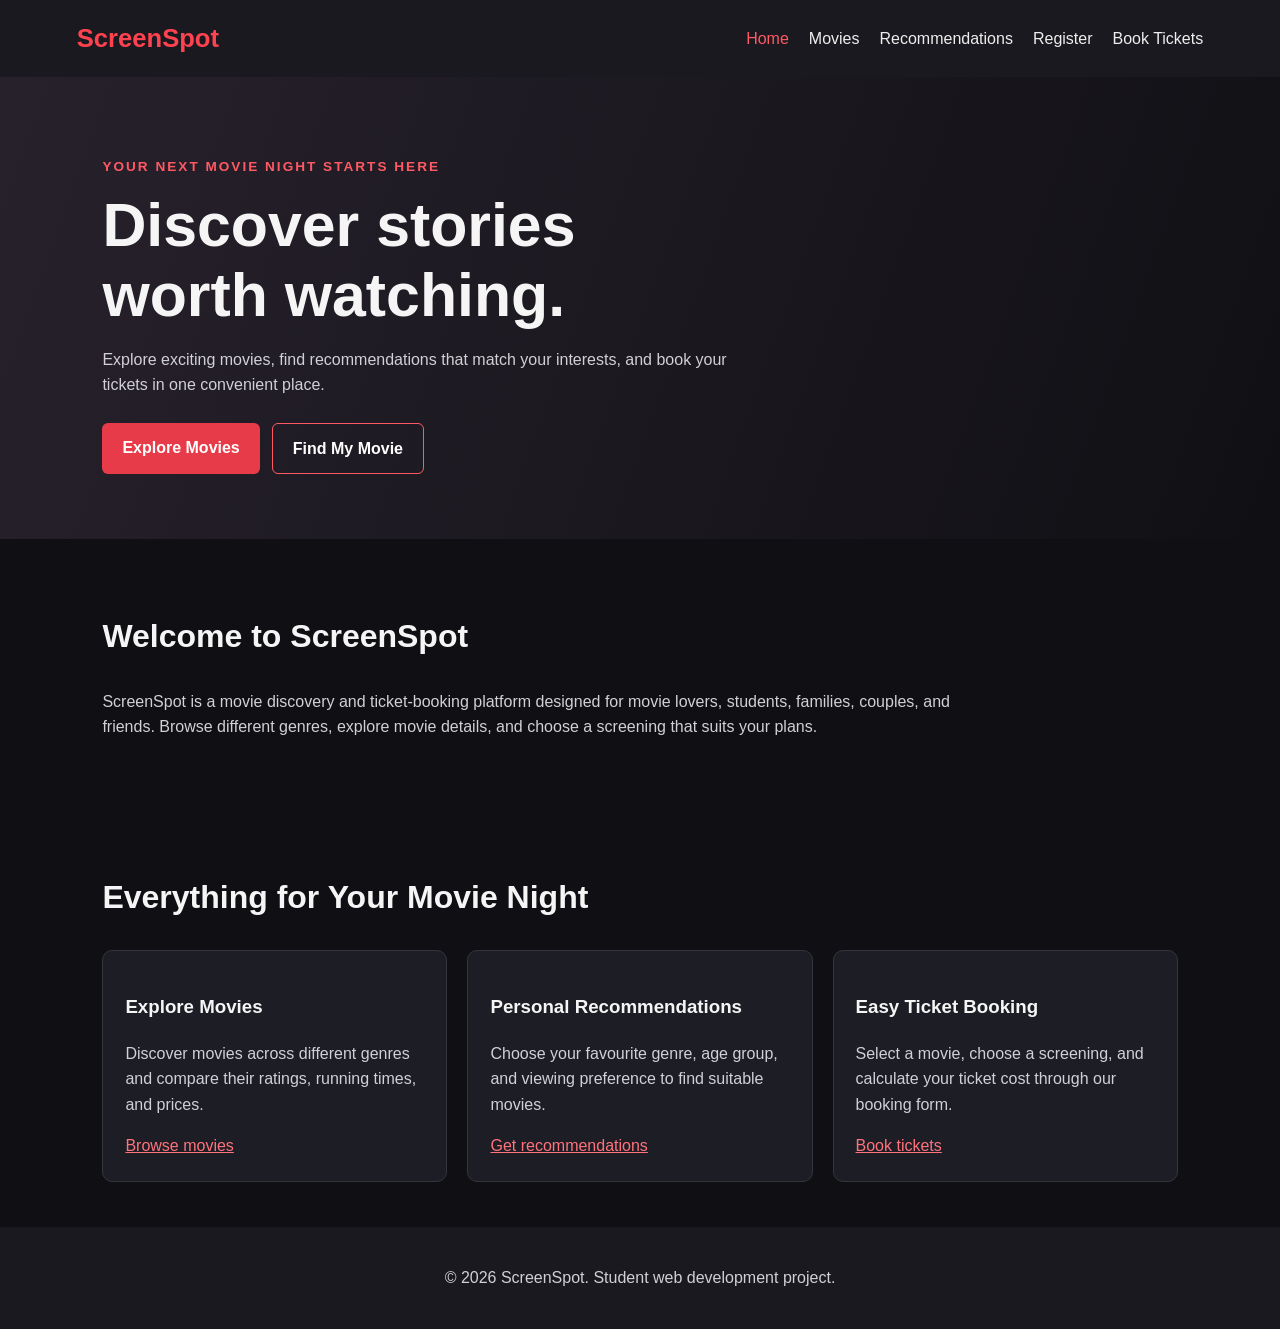
<file: wd_assign2/index.html>
<!DOCTYPE html>
<html lang="en">
<head>
    <meta charset="UTF-8">
    <meta name="viewport" content="width=device-width, initial-scale=1.0">
    <title>ScreenSpot | Discover Movies</title>
    <link rel="stylesheet" href="css/style.css">
    <script src="js/script.js" defer></script>
</head>
<body>
    <header>
        <nav class="navbar">
            <a class="logo" href="index.html">ScreenSpot</a>

            <ul class="nav-links">
                <li><a class="active" href="index.html">Home</a></li>
                <li><a href="movies.html">Movies</a></li>
                <li><a href="recommend.html">Recommendations</a></li>
                <li><a href="register.html">Register</a></li>
                <li><a href="booking.html">Book Tickets</a></li>
            </ul>
        </nav>
    </header>

    <main>
        <section class="hero">
            <div class="hero-content">
                <p class="eyebrow">YOUR NEXT MOVIE NIGHT STARTS HERE</p>
                <h1>Discover stories worth watching.</h1>
                <p>
                    Explore exciting movies, find recommendations
                    that match your interests, and book your tickets
                    in one convenient place.
                </p>

                <div class="hero-buttons">
                    <a class="btn" href="movies.html">Explore Movies</a>
                    <a class="btn btn-outline" href="recommend.html">
                        Find My Movie
                    </a>
                </div>
            </div>
        </section>

        <section class="intro section">
            <h2>Welcome to ScreenSpot</h2>
            <p>
                ScreenSpot is a movie discovery and ticket-booking
                platform designed for movie lovers, students,
                families, couples, and friends. Browse different
                genres, explore movie details, and choose a screening
                that suits your plans.
            </p>
        </section>

        <section class="features section">
            <h2>Everything for Your Movie Night</h2>

            <div class="feature-grid">
                <article class="feature-card">
                    <h3>Explore Movies</h3>
                    <p>
                        Discover movies across different genres and
                        compare their ratings, running times, and prices.
                    </p>
                    <a href="movies.html">Browse movies</a>
                </article>

                <article class="feature-card">
                    <h3>Personal Recommendations</h3>
                    <p>
                        Choose your favourite genre, age group, and
                        viewing preference to find suitable movies.
                    </p>
                    <a href="recommend.html">Get recommendations</a>
                </article>

                <article class="feature-card">
                    <h3>Easy Ticket Booking</h3>
                    <p>
                        Select a movie, choose a screening, and
                        calculate your ticket cost through our booking form.
                    </p>
                    <a href="booking.html">Book tickets</a>
                </article>
            </div>
        </section>
    </main>

    <footer class="footer">
        <p>&copy; 2026 ScreenSpot. Student web development project.</p>
    </footer>
</body>
</html>
</file>
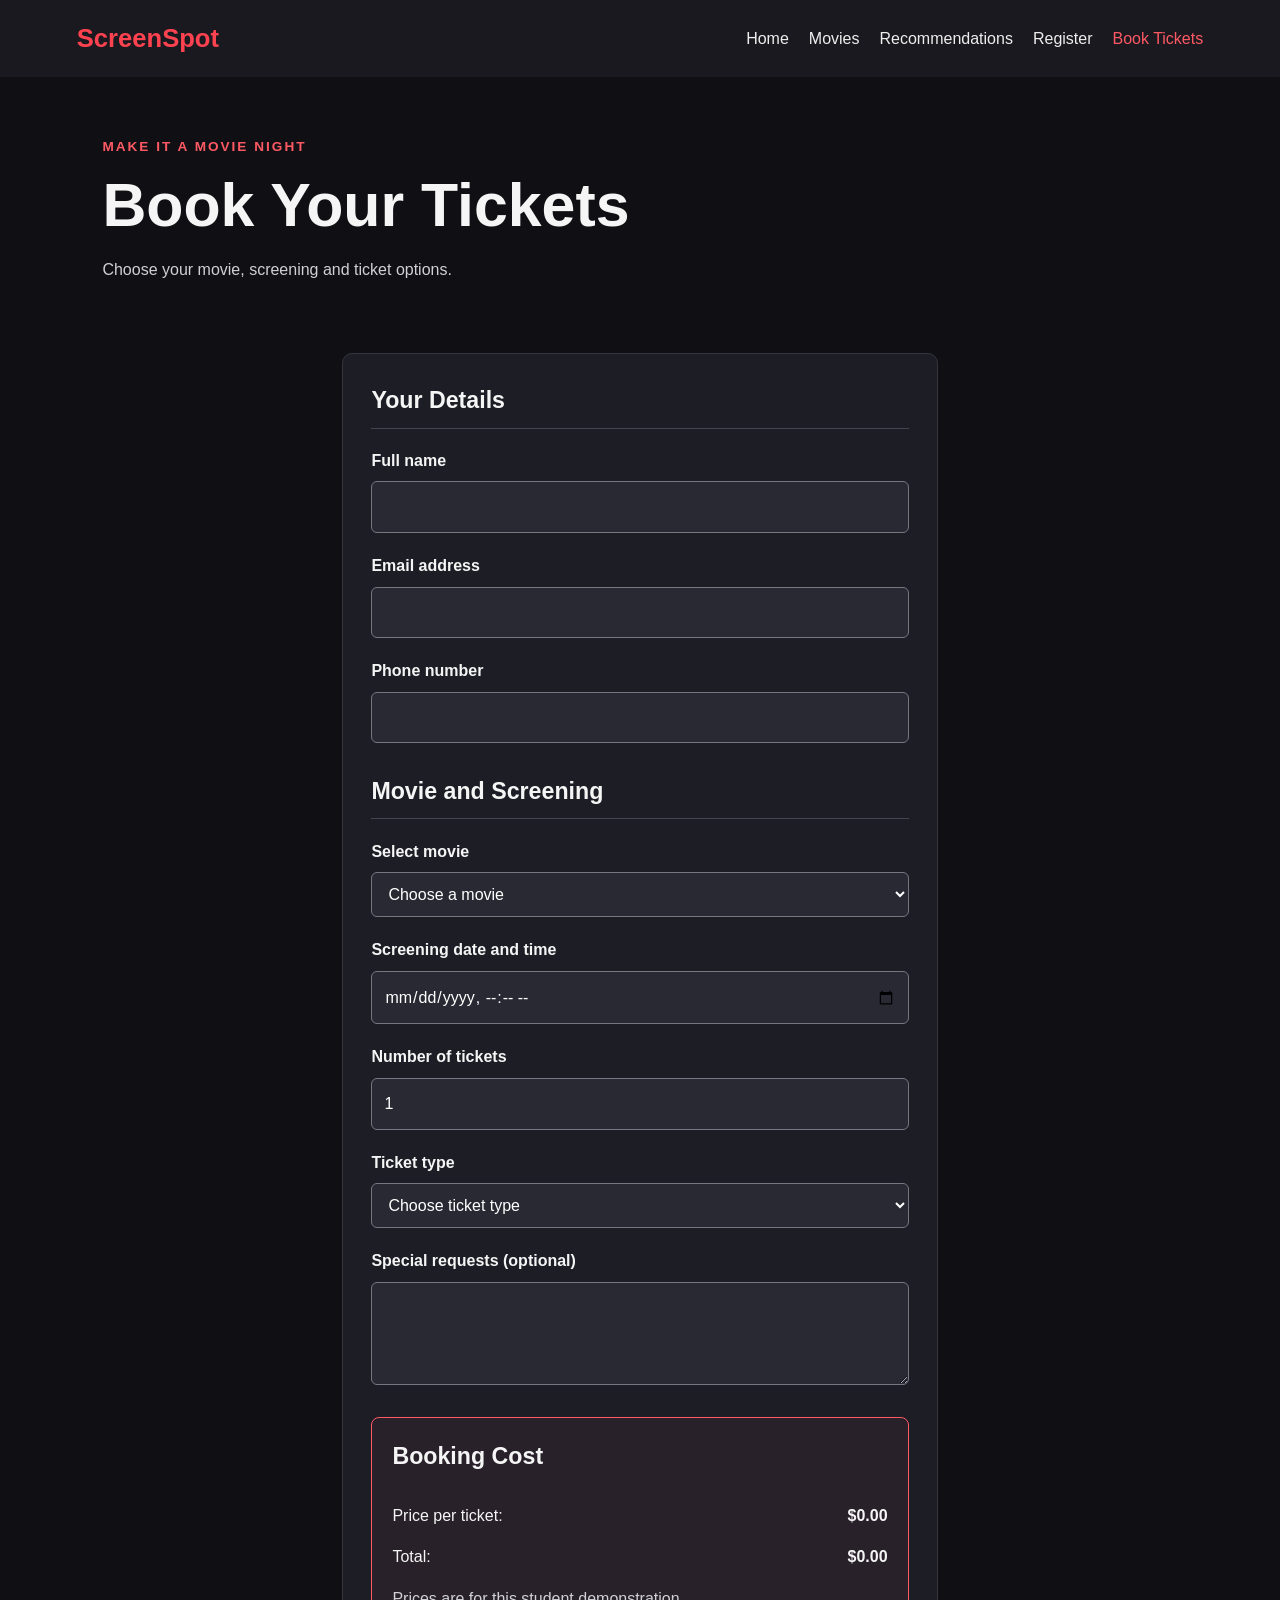
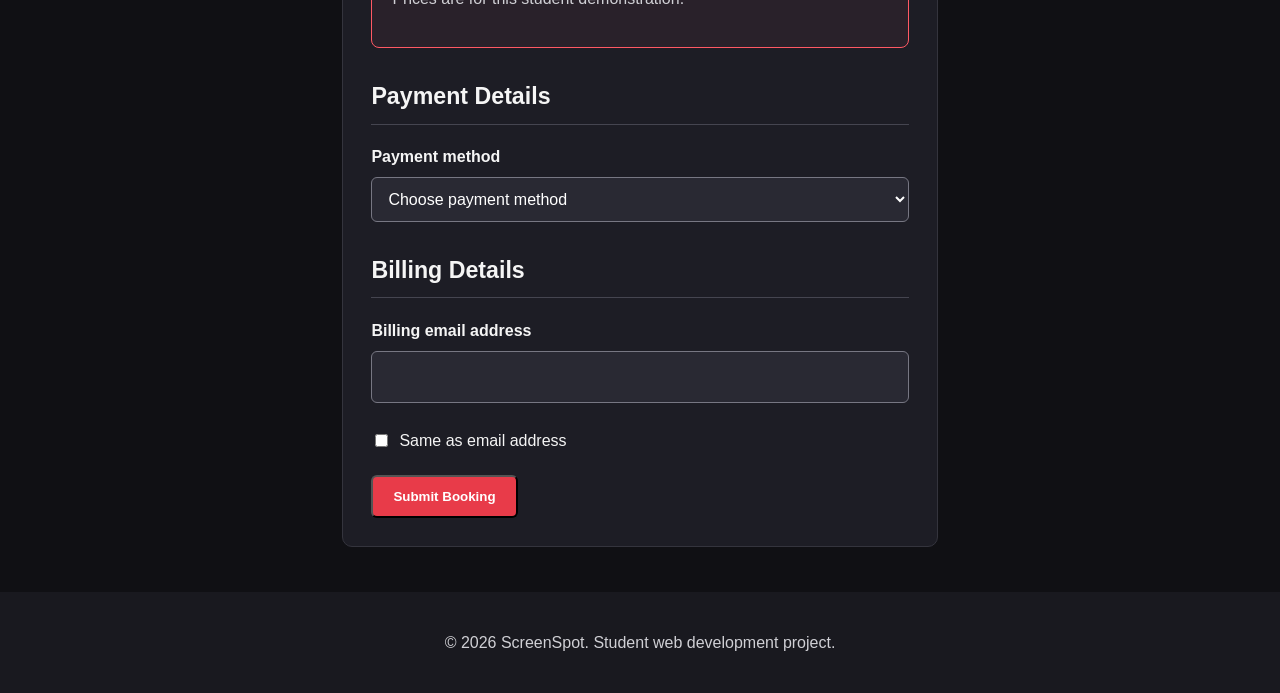
<file: wd_assign2/booking.html>
<!DOCTYPE html>
<html lang="en">
<head>
    <meta charset="UTF-8">
    <meta name="viewport" content="width=device-width, initial-scale=1.0">
    <title>Book Tickets | ScreenSpot</title>
    <link rel="stylesheet" href="css/style.css">
    <script src="js/script.js" defer></script>
</head>
<body>
    <header>
        <nav class="navbar">
            <a class="logo" href="index.html">ScreenSpot</a>

            <ul class="nav-links">
                <li><a href="index.html">Home</a></li>
                <li><a href="movies.html">Movies</a></li>
                <li><a href="recommend.html">Recommendations</a></li>
                <li><a href="register.html">Register</a></li>
                <li><a class="active" href="booking.html">Book Tickets</a></li>
            </ul>
        </nav>
    </header>

    <main>
        <section class="page-heading">
            <p class="eyebrow">MAKE IT A MOVIE NIGHT</p>
            <h1>Book Your Tickets</h1>
            <p>Choose your movie, screening and ticket options.</p>
        </section>

        <section class="booking-section section">
            <form id="booking-form"
                  class="booking-form"
                  method="POST"
                  action="http://mercury.swin.edu.au/it000000/cos10005/regtest.php"
                  novalidate>

                <h2>Your Details</h2>

                <div class="form-group">
                    <label for="full-name">Full name</label>
                    <input type="text" id="full-name" name="name" required>
                    <small class="field-error" id="full-name-error"></small>
                </div>

                <div class="form-group">
                    <label for="booking-email">Email address</label>
                    <input type="email" id="booking-email" name="email" required>
                    <small class="field-error" id="booking-email-error"></small>
                </div>

                <div class="form-group">
                    <label for="booking-phone">Phone number</label>
                    <input type="tel" id="booking-phone" name="phone" required>
                    <small class="field-error" id="booking-phone-error"></small>
                </div>

                <h2>Movie and Screening</h2>

                <div class="form-group">
                    <label for="movie">Select movie</label>
                    <select id="movie" name="movie" required>
                        <option value="">Choose a movie</option>
                        <option value="last-mission">The Last Mission</option>
                        <option value="laugh-out-loud">Laugh Out Loud</option>
                        <option value="galaxy-guardians">Galaxy Guardians</option>
                        <option value="hidden-promise">The Hidden Promise</option>
                        <option value="little-dreamers">Little Dreamers</option>
                        <option value="midnight-mystery">Midnight Mystery</option>
                    </select>
                    <small class="field-error" id="movie-error"></small>
                </div>

                <div class="form-group">
                    <label for="screening">Screening date and time</label>
                    <input type="datetime-local" id="screening"
                           name="screening" required>
                    <small class="field-error" id="screening-error"></small>
                </div>

                <div class="form-group">
                    <label for="tickets">Number of tickets</label>
                    <input type="number" id="tickets" name="tickets"
                           min="1" step="1" value="1" required>
                    <small class="field-error" id="tickets-error"></small>
                </div>

                <div class="form-group">
                    <label for="ticket-type">Ticket type</label>
                    <select id="ticket-type" name="ticketType" required>
                        <option value="">Choose ticket type</option>
                        <option value="Adult">Adult</option>
                        <option value="Child">Child</option>
                        <option value="Student">Student</option>
                    </select>
                    <small class="field-error" id="ticket-type-error"></small>
                </div>

                <div class="form-group">
                    <label for="special-requests">Special requests (optional)</label>
                    <textarea id="special-requests" name="specialRequests"
                              rows="3"></textarea>
                </div>

                <section class="booking-cost" aria-live="polite">
                    <h2>Booking Cost</h2>
                    <p>Price per ticket:
                        <strong id="ticket-price">$0.00</strong>
                    </p>
                    <p>Total:
                        <strong id="booking-total">$0.00</strong>
                    </p>
                    <p class="help-text">
                        Prices are for this student demonstration.
                    </p>
                </section>

                <h2>Payment Details</h2>

                <div class="form-group">
                    <label for="payment-method">Payment method</label>
                    <select id="payment-method" name="paymentMethod" required>
                        <option value="">Choose payment method</option>
                        <option value="Voucher">Voucher</option>
                        <option value="Online">Online payment</option>
                    </select>
                    <small class="field-error" id="payment-method-error"></small>
                </div>

                <div id="voucher-section" class="form-group" hidden>
                    <label for="voucher-code">12-digit voucher code</label>
                    <input type="text" id="voucher-code" name="voucherCode"
                           inputmode="numeric" maxlength="12"
                           pattern="[0-9]{12}">
                    <small class="help-text">
                        Enter a 12-digit code. The code is not verified.
                    </small>
                </div>

                <div id="card-section" hidden>
                    <div class="form-group">
                        <label for="card-type">Card type</label>
                        <select id="card-type" name="cardType">
                            <option value="">Choose card type</option>
                            <option value="Visa">Visa</option>
                            <option value="Mastercard">Mastercard</option>
                            <option value="Amex">American Express (Amex)</option>
                        </select>
                        <small class="field-error" id="card-type-error"></small>
                    </div>

                    <div class="form-group">
                        <label for="card-number">Fake card number for testing</label>
                        <input type="text" id="card-number" name="cardNumber"
                               inputmode="numeric" autocomplete="off">
                        <small class="help-text">
                            Format checking only. Do not enter real card details.
                        </small>
                        <small class="field-error" id="card-number-error"></small>
                    </div>
                </div>

                <h2>Billing Details</h2>

                <div class="form-group">
                    <label for="billing-email">Billing email address</label>
                    <input type="email" id="billing-email"
                           name="billingEmail" required>
                    <small class="field-error" id="billing-email-error"></small>
                </div>

                <label class="choice-label">
                    <input type="checkbox" id="same-email">
                    Same as email address
                </label>

                <p id="booking-message" role="status" aria-live="polite"></p>

                <button type="submit" class="btn">Submit Booking</button>
            </form>
        </section>
    </main>

    <footer class="footer">
        <p>&copy; 2026 ScreenSpot. Student web development project.</p>
    </footer>
</body>
</html>
</file>
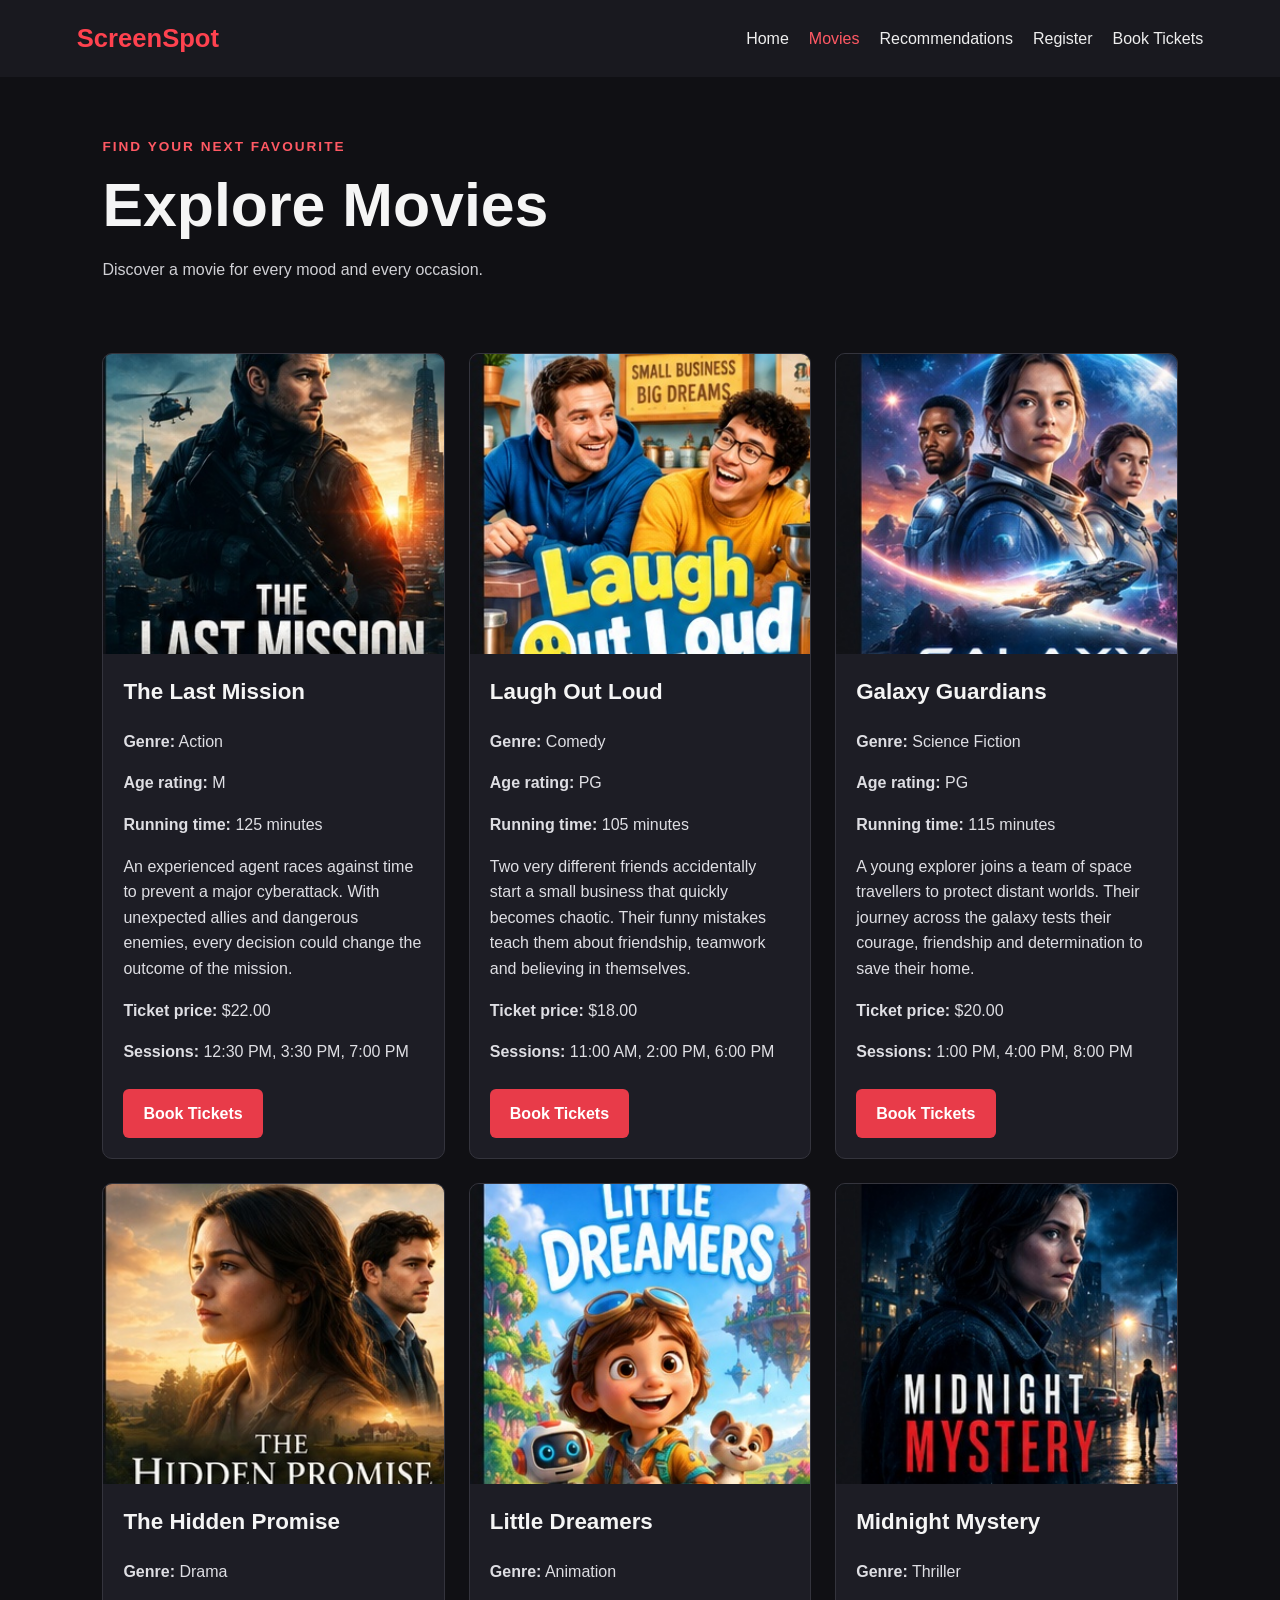
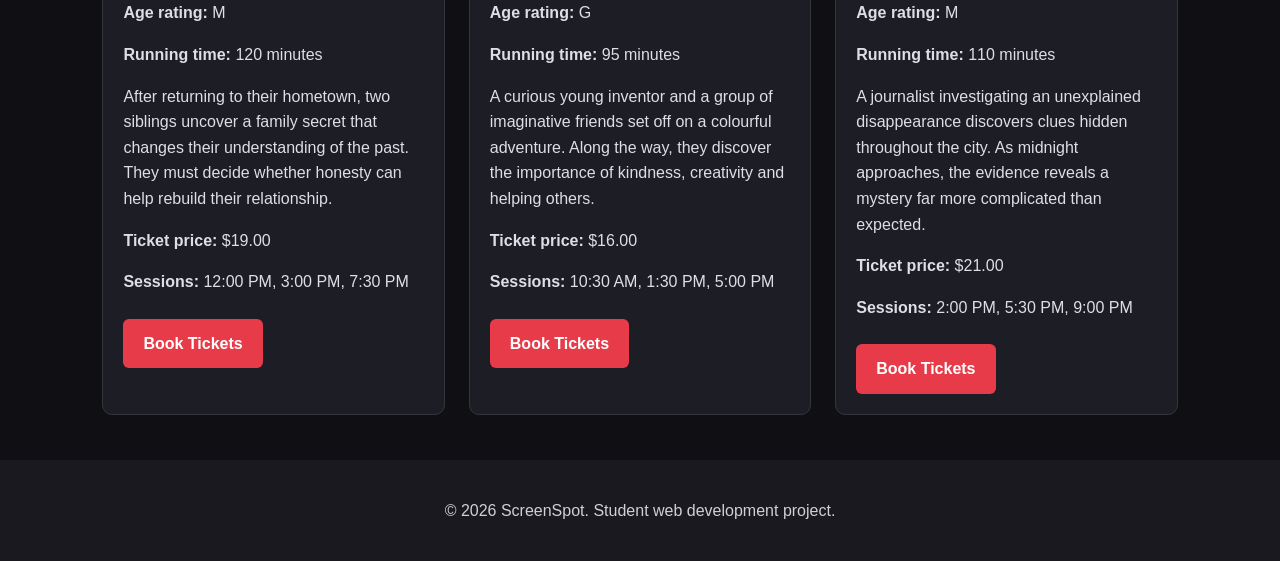
<file: wd_assign2/movies.html>
<!DOCTYPE html>
<html lang="en">
<head>
    <meta charset="UTF-8">
    <meta name="viewport" content="width=device-width, initial-scale=1.0">
    <title>Movies | ScreenSpot</title>
    <link rel="stylesheet" href="css/style.css">
    <script src="js/script.js" defer></script>
</head>
<body>
    <header>
        <nav class="navbar">
            <a class="logo" href="index.html">ScreenSpot</a>

            <ul class="nav-links">
                <li><a href="index.html">Home</a></li>
                <li><a class="active" href="movies.html">Movies</a></li>
                <li><a href="recommend.html">Recommendations</a></li>
                <li><a href="register.html">Register</a></li>
                <li><a href="booking.html">Book Tickets</a></li>
            </ul>
        </nav>
    </header>

    <main>
        <section class="page-heading">
            <p class="eyebrow">FIND YOUR NEXT FAVOURITE</p>
            <h1>Explore Movies</h1>
            <p>Discover a movie for every mood and every occasion.</p>
        </section>

        <section class="movie-grid section">

            <article class="movie-card">
                <img src="images/movie1.jpg"
                     alt="Poster for The Last Mission">
                <div class="movie-info">
                    <h2>The Last Mission</h2>
                    <p><strong>Genre:</strong> Action</p>
                    <p><strong>Age rating:</strong> M</p>
                    <p><strong>Running time:</strong> 125 minutes</p>
                    <p>
                        An experienced agent races against time to
                        prevent a major cyberattack. With unexpected
                        allies and dangerous enemies, every decision
                        could change the outcome of the mission.
                    </p>
                    <p><strong>Ticket price:</strong> $22.00</p>
                    <p><strong>Sessions:</strong> 12:30 PM, 3:30 PM, 7:00 PM</p>
                    <a class="btn" href="booking.html?movie=last-mission">
                        Book Tickets
                    </a>
                </div>
            </article>

            <article class="movie-card">
                <img src="images/movie2.jpg"
                     alt="Poster for Laugh Out Loud">
                <div class="movie-info">
                    <h2>Laugh Out Loud</h2>
                    <p><strong>Genre:</strong> Comedy</p>
                    <p><strong>Age rating:</strong> PG</p>
                    <p><strong>Running time:</strong> 105 minutes</p>
                    <p>
                        Two very different friends accidentally start
                        a small business that quickly becomes chaotic.
                        Their funny mistakes teach them about friendship,
                        teamwork and believing in themselves.
                    </p>
                    <p><strong>Ticket price:</strong> $18.00</p>
                    <p><strong>Sessions:</strong> 11:00 AM, 2:00 PM, 6:00 PM</p>
                    <a class="btn" href="booking.html?movie=laugh-out-loud">
                        Book Tickets
                    </a>
                </div>
            </article>

            <article class="movie-card">
                <img src="images/movie3.jpg"
                     alt="Poster for Galaxy Guardians">
                <div class="movie-info">
                    <h2>Galaxy Guardians</h2>
                    <p><strong>Genre:</strong> Science Fiction</p>
                    <p><strong>Age rating:</strong> PG</p>
                    <p><strong>Running time:</strong> 115 minutes</p>
                    <p>
                        A young explorer joins a team of space travellers
                        to protect distant worlds. Their journey across
                        the galaxy tests their courage, friendship
                        and determination to save their home.
                    </p>
                    <p><strong>Ticket price:</strong> $20.00</p>
                    <p><strong>Sessions:</strong> 1:00 PM, 4:00 PM, 8:00 PM</p>
                    <a class="btn" href="booking.html?movie=galaxy-guardians">
                        Book Tickets
                    </a>
                </div>
            </article>

            <article class="movie-card">
                <img src="images/movie4.jpg"
                     alt="Poster for The Hidden Promise">
                <div class="movie-info">
                    <h2>The Hidden Promise</h2>
                    <p><strong>Genre:</strong> Drama</p>
                    <p><strong>Age rating:</strong> M</p>
                    <p><strong>Running time:</strong> 120 minutes</p>
                    <p>
                        After returning to their hometown, two siblings
                        uncover a family secret that changes their
                        understanding of the past. They must decide
                        whether honesty can help rebuild their relationship.
                    </p>
                    <p><strong>Ticket price:</strong> $19.00</p>
                    <p><strong>Sessions:</strong> 12:00 PM, 3:00 PM, 7:30 PM</p>
                    <a class="btn" href="booking.html?movie=hidden-promise">
                        Book Tickets
                    </a>
                </div>
            </article>

            <article class="movie-card">
                <img src="images/movie5.jpg"
                     alt="Poster for Little Dreamers">
                <div class="movie-info">
                    <h2>Little Dreamers</h2>
                    <p><strong>Genre:</strong> Animation</p>
                    <p><strong>Age rating:</strong> G</p>
                    <p><strong>Running time:</strong> 95 minutes</p>
                    <p>
                        A curious young inventor and a group of
                        imaginative friends set off on a colourful
                        adventure. Along the way, they discover the
                        importance of kindness, creativity and helping others.
                    </p>
                    <p><strong>Ticket price:</strong> $16.00</p>
                    <p><strong>Sessions:</strong> 10:30 AM, 1:30 PM, 5:00 PM</p>
                    <a class="btn" href="booking.html?movie=little-dreamers">
                        Book Tickets
                    </a>
                </div>
            </article>

            <article class="movie-card">
                <img src="images/movie6.jpg"
                     alt="Poster for Midnight Mystery">
                <div class="movie-info">
                    <h2>Midnight Mystery</h2>
                    <p><strong>Genre:</strong> Thriller</p>
                    <p><strong>Age rating:</strong> M</p>
                    <p><strong>Running time:</strong> 110 minutes</p>
                    <p>
                        A journalist investigating an unexplained
                        disappearance discovers clues hidden throughout
                        the city. As midnight approaches, the evidence
                        reveals a mystery far more complicated than expected.
                    </p>
                    <p><strong>Ticket price:</strong> $21.00</p>
                    <p><strong>Sessions:</strong> 2:00 PM, 5:30 PM, 9:00 PM</p>
                    <a class="btn" href="booking.html?movie=midnight-mystery">
                        Book Tickets
                    </a>
                </div>
            </article>

        </section>
    </main>

    <footer class="footer">
        <p>&copy; 2026 ScreenSpot. Student web development project.</p>
    </footer>
</body>
</html>
</file>
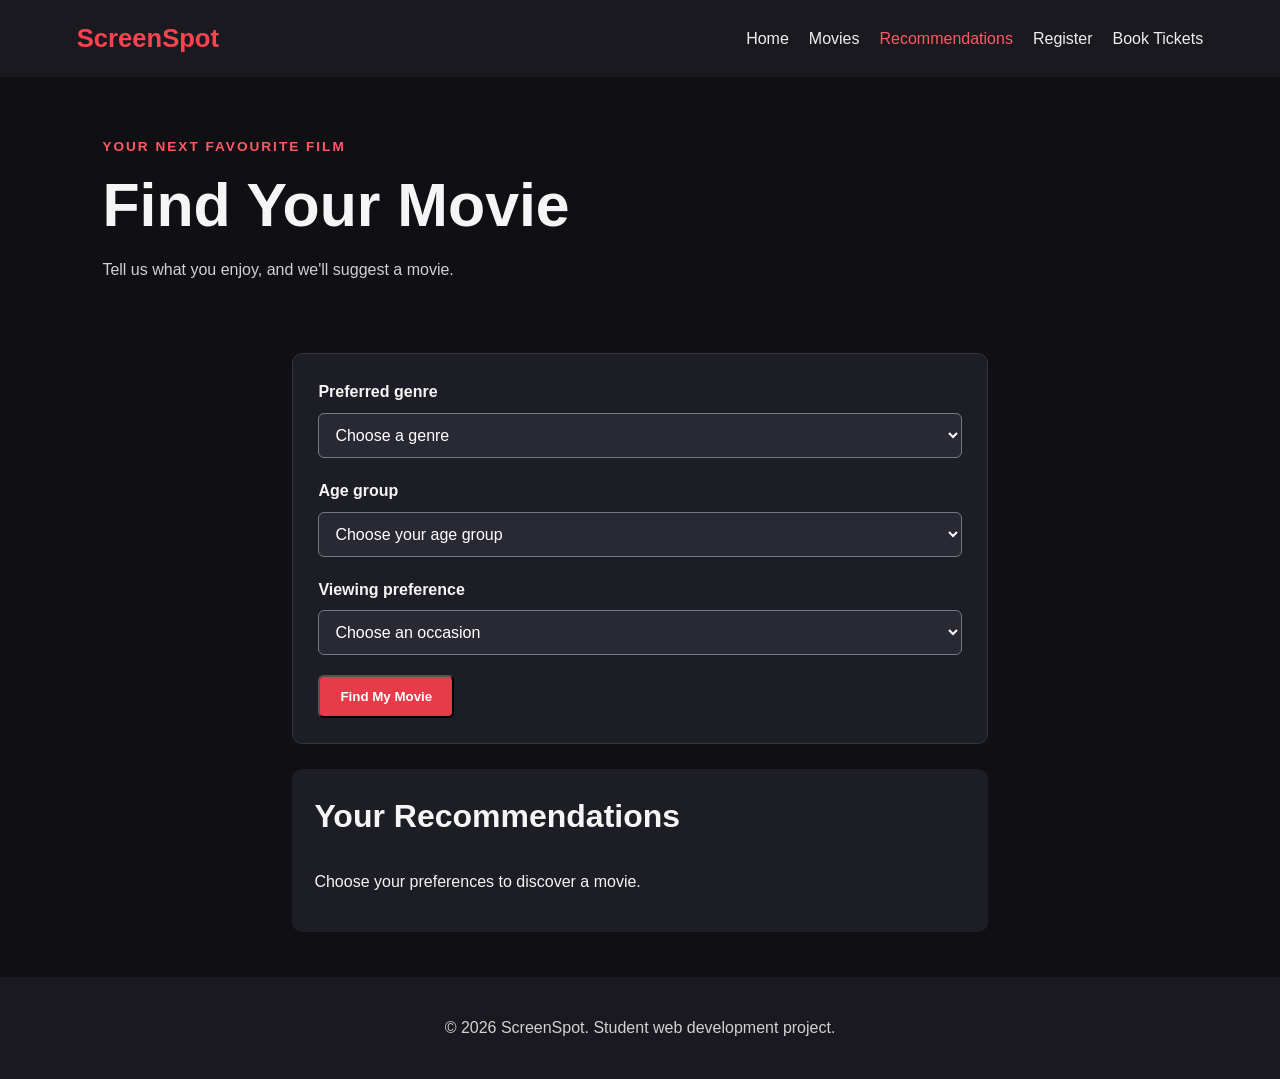
<file: wd_assign2/recommend.html>
<!DOCTYPE html>
<html lang="en">
<head>
    <meta charset="UTF-8">
    <meta name="viewport" content="width=device-width, initial-scale=1.0">
    <title>Movie Recommendations | ScreenSpot</title>
    <link rel="stylesheet" href="css/style.css">
    <script src="js/script.js" defer></script>
</head>
<body>
    <header>
        <nav class="navbar">
            <a class="logo" href="index.html">ScreenSpot</a>

            <ul class="nav-links">
                <li><a href="index.html">Home</a></li>
                <li><a href="movies.html">Movies</a></li>
                <li><a class="active" href="recommend.html">Recommendations</a></li>
                <li><a href="register.html">Register</a></li>
                <li><a href="booking.html">Book Tickets</a></li>
            </ul>
        </nav>
    </header>

    <main>
        <section class="page-heading">
            <p class="eyebrow">YOUR NEXT FAVOURITE FILM</p>
            <h1>Find Your Movie</h1>
            <p>Tell us what you enjoy, and we'll suggest a movie.</p>
        </section>

        <section class="recommend-section section">
            <form id="recommend-form" class="recommend-form">
                <div class="form-group">
                    <label for="genre">Preferred genre</label>
                    <select id="genre" name="genre" required>
                        <option value="">Choose a genre</option>
                        <option value="Action">Action</option>
                        <option value="Comedy">Comedy</option>
                        <option value="Science Fiction">Science Fiction</option>
                        <option value="Drama">Drama</option>
                        <option value="Animation">Animation</option>
                        <option value="Thriller">Thriller</option>
                    </select>
                </div>

                <div class="form-group">
                    <label for="age-group">Age group</label>
                    <select id="age-group" name="ageGroup" required>
                        <option value="">Choose your age group</option>
                        <option value="Child">Child</option>
                        <option value="Teen">Teen</option>
                        <option value="Adult">Adult</option>
                    </select>
                </div>

                <div class="form-group">
                    <label for="viewing">Viewing preference</label>
                    <select id="viewing" name="viewing" required>
                        <option value="">Choose an occasion</option>
                        <option value="Family">Family</option>
                        <option value="Date Night">Date Night</option>
                        <option value="Friends">Friends</option>
                        <option value="Solo">Solo</option>
                    </select>
                </div>

                <button type="submit" class="btn">
                    Find My Movie
                </button>
            </form>

            <div id="recommend-results"
                 class="recommend-results"
                 aria-live="polite">
                <h2>Your Recommendations</h2>
                <p>Choose your preferences to discover a movie.</p>
            </div>
        </section>
    </main>

    <footer class="footer">
        <p>&copy; 2026 ScreenSpot. Student web development project.</p>
    </footer>
</body>
</html>
</file>
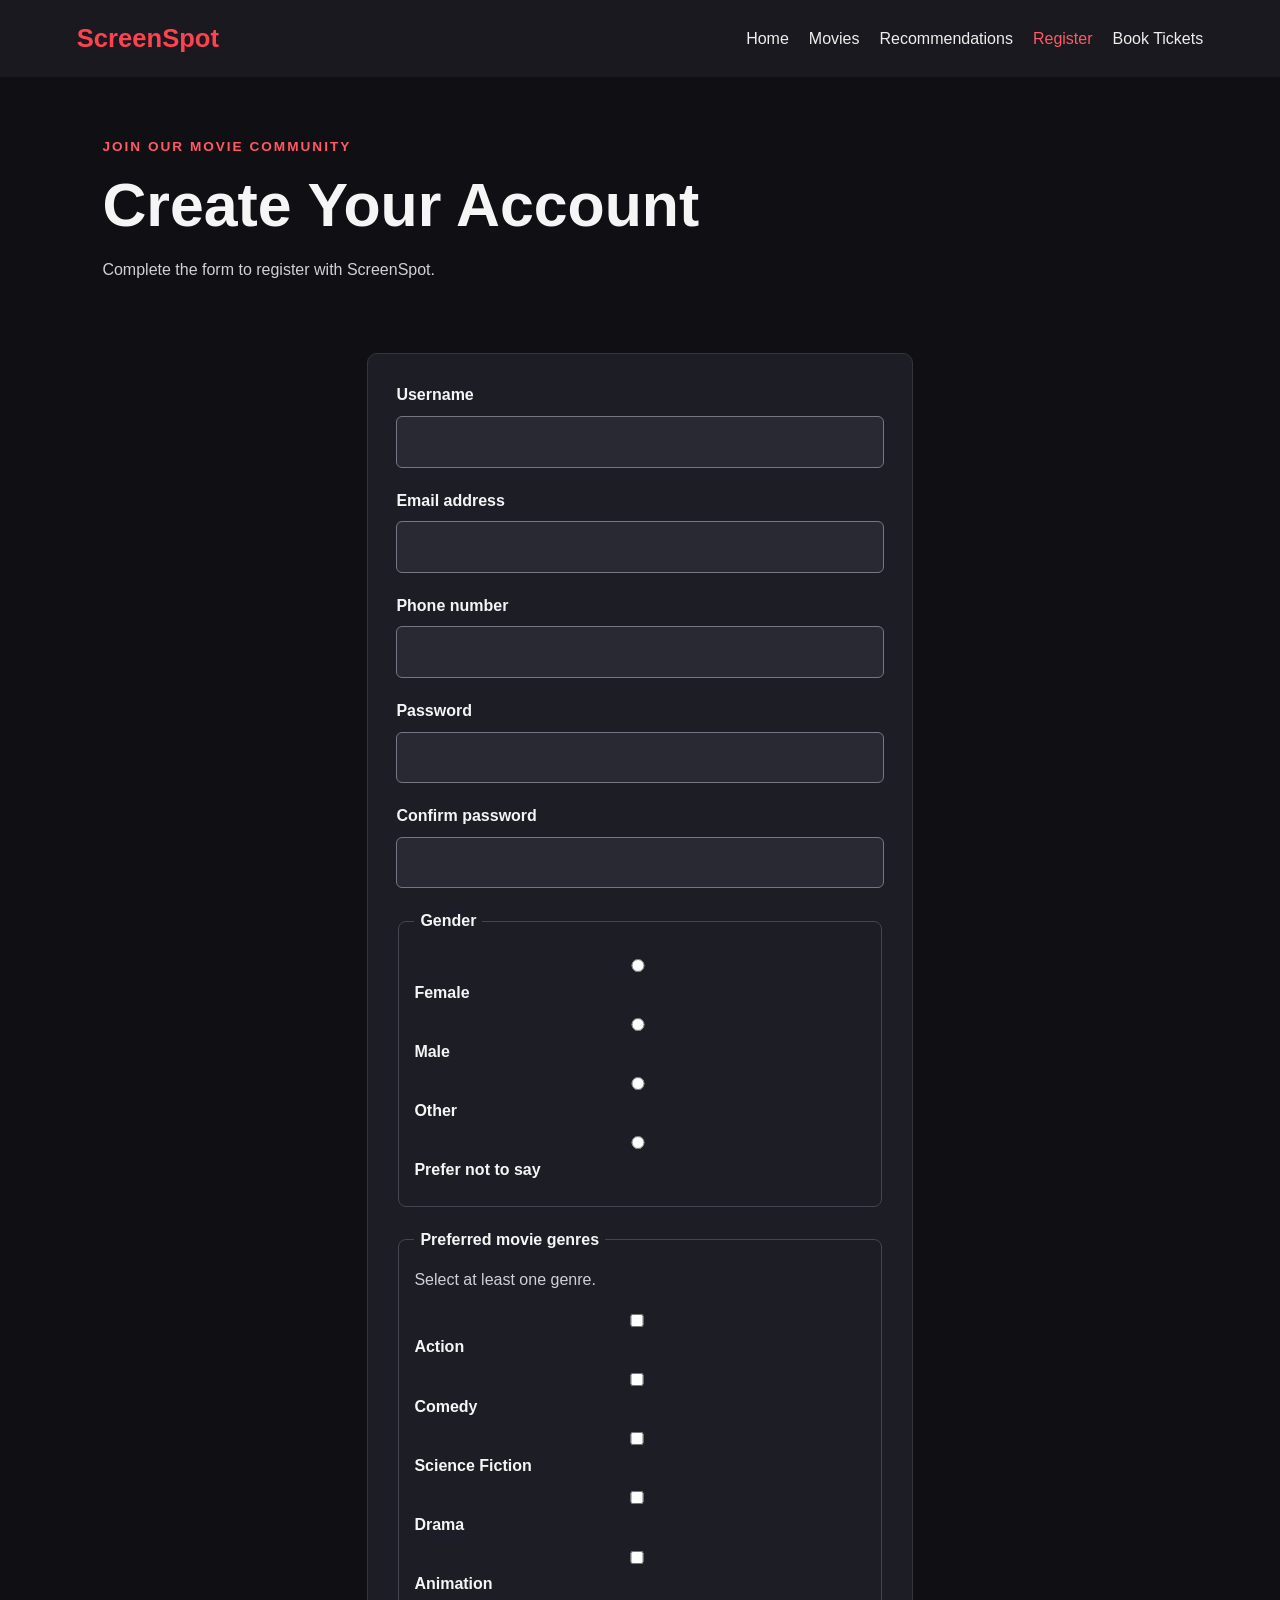
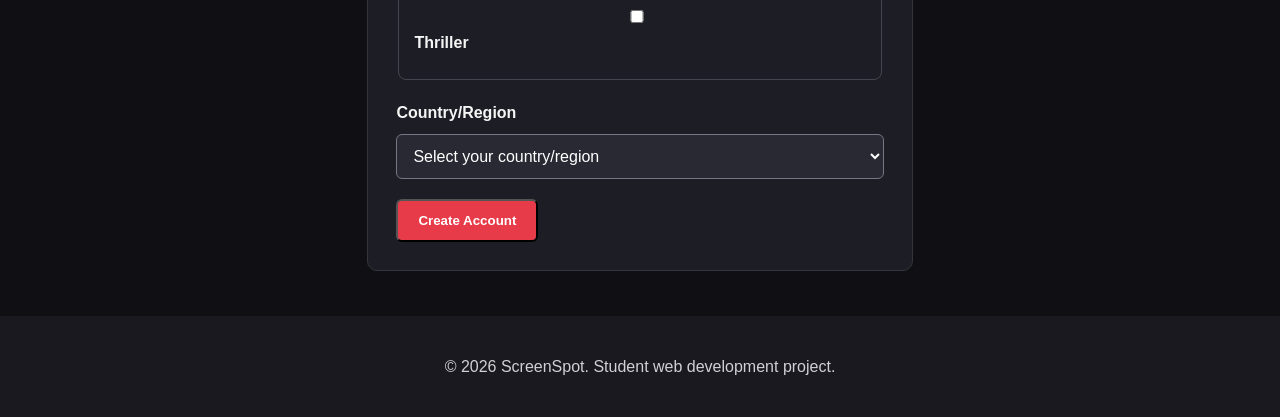
<file: wd_assign2/register.html>
<!DOCTYPE html>
<html lang="en">
<head>
    <meta charset="UTF-8">
    <meta name="viewport" content="width=device-width, initial-scale=1.0">
    <title>Register | ScreenSpot</title>
    <link rel="stylesheet" href="css/style.css">
    <script src="js/script.js" defer></script>
</head>
<body>
    <header>
        <nav class="navbar">
            <a class="logo" href="index.html">ScreenSpot</a>

            <ul class="nav-links">
                <li><a href="index.html">Home</a></li>
                <li><a href="movies.html">Movies</a></li>
                <li><a href="recommend.html">Recommendations</a></li>
                <li><a class="active" href="register.html">Register</a></li>
                <li><a href="booking.html">Book Tickets</a></li>
            </ul>
        </nav>
    </header>

    <main>
        <section class="page-heading">
            <p class="eyebrow">JOIN OUR MOVIE COMMUNITY</p>
            <h1>Create Your Account</h1>
            <p>Complete the form to register with ScreenSpot.</p>
        </section>

        <section class="register-section section">
            <form id="register-form" class="register-form" novalidate>

                <div class="form-group">
                    <label for="username">Username</label>
                    <input type="text" id="username" name="username"
                           autocomplete="username" required>
                    <small class="field-error" id="username-error"></small>
                </div>

                <div class="form-group">
                    <label for="register-email">Email address</label>
                    <input type="email" id="register-email" name="email"
                           autocomplete="email" required>
                    <small class="field-error" id="register-email-error"></small>
                </div>

                <div class="form-group">
                    <label for="register-phone">Phone number</label>
                    <input type="tel" id="register-phone" name="phone"
                           autocomplete="tel" required>
                    <small class="field-error" id="register-phone-error"></small>
                </div>

                <div class="form-group">
                    <label for="password">Password</label>
                    <input type="password" id="password" name="password"
                           autocomplete="new-password" required>
                    <small class="field-error" id="password-error"></small>
                </div>

                <div class="form-group">
                    <label for="confirm-password">Confirm password</label>
                    <input type="password" id="confirm-password"
                           name="confirmPassword"
                           autocomplete="new-password" required>
                    <small class="field-error" id="confirm-password-error"></small>
                </div>

                <fieldset class="form-group">
                    <legend>Gender</legend>

                    <label class="choice-label">
                        <input type="radio" name="gender" value="Female">
                        Female
                    </label>

                    <label class="choice-label">
                        <input type="radio" name="gender" value="Male">
                        Male
                    </label>

                    <label class="choice-label">
                        <input type="radio" name="gender" value="Other">
                        Other
                    </label>

                    <label class="choice-label">
                        <input type="radio" name="gender" value="Prefer not to say">
                        Prefer not to say
                    </label>

                    <small class="field-error" id="gender-error"></small>
                </fieldset>

                <fieldset class="form-group">
                    <legend>Preferred movie genres</legend>
                    <p class="help-text">Select at least one genre.</p>

                    <label class="choice-label">
                        <input type="checkbox" name="genres" value="Action">
                        Action
                    </label>

                    <label class="choice-label">
                        <input type="checkbox" name="genres" value="Comedy">
                        Comedy
                    </label>

                    <label class="choice-label">
                        <input type="checkbox" name="genres" value="Science Fiction">
                        Science Fiction
                    </label>

                    <label class="choice-label">
                        <input type="checkbox" name="genres" value="Drama">
                        Drama
                    </label>

                    <label class="choice-label">
                        <input type="checkbox" name="genres" value="Animation">
                        Animation
                    </label>

                    <label class="choice-label">
                        <input type="checkbox" name="genres" value="Thriller">
                        Thriller
                    </label>

                    <small class="field-error" id="genres-error"></small>
                </fieldset>

                <div class="form-group">
                    <label for="country">Country/Region</label>
                    <select id="country" name="country" required>
                        <option value="">Select your country/region</option>
                        <option value="Australia">Australia</option>
                        <option value="Bangladesh">Bangladesh</option>
                        <option value="India">India</option>
                        <option value="Malaysia">Malaysia</option>
                        <option value="New Zealand">New Zealand</option>
                        <option value="Pakistan">Pakistan</option>
                        <option value="United Kingdom">United Kingdom</option>
                        <option value="United States">United States</option>
                        <option value="Other">Other</option>
                    </select>
                    <small class="field-error" id="country-error"></small>
                </div>

                <p id="register-message" role="status" aria-live="polite"></p>

                <button type="submit" class="btn">Create Account</button>
            </form>
        </section>
    </main>

    <footer class="footer">
        <p>&copy; 2026 ScreenSpot. Student web development project.</p>
    </footer>
</body>
</html>
</file>
<file: wd_assign2/css/style.css>
/* General page styles */
* {
    box-sizing: border-box;
}

body {
    margin: 0;
    font-family: Arial, Helvetica, sans-serif;
    background-color: #101014;
    color: #f5f5f5;
    line-height: 1.6;
}

a {
    color: inherit;
}

.navbar {
    display: flex;
    justify-content: space-between;
    align-items: center;
    gap: 20px;
    padding: 18px 6%;
    background-color: #19191f;
}

.logo {
    color: #ff424f;
    font-size: 1.6rem;
    font-weight: bold;
    text-decoration: none;
}

.nav-links {
    display: flex;
    flex-wrap: wrap;
    gap: 20px;
    list-style: none;
    margin: 0;
    padding: 0;
}

.nav-links a {
    text-decoration: none;
    color: #eeeeee;
}

.nav-links a:hover,
.nav-links a.active {
    color: #ff5964;
}

.hero {
    min-height: 420px;
    display: flex;
    align-items: center;
    padding: 65px 8%;
    background: linear-gradient(110deg, #27212c, #101014);
}

.hero-content {
    max-width: 650px;
}

.eyebrow {
    color: #ff5964;
    font-weight: bold;
    letter-spacing: 2px;
    font-size: 0.85rem;
}

h1 {
    font-size: clamp(2.2rem, 5vw, 3.8rem);
    line-height: 1.15;
    margin: 12px 0;
}

h2 {
    font-size: 2rem;
}

.hero-content > p:not(.eyebrow) {
    color: #d0d0d5;
}

.hero-buttons {
    display: flex;
    flex-wrap: wrap;
    gap: 12px;
    margin-top: 25px;
}

.btn {
    display: inline-block;
    background-color: #e83b49;
    color: white;
    text-decoration: none;
    padding: 12px 20px;
    border-radius: 6px;
    font-weight: bold;
}

.btn:hover {
    background-color: #c92735;
}

.btn-outline {
    background: transparent;
    border: 1px solid #ff5964;
}

.section {
    padding: 45px 8%;
}

.intro {
    max-width: 1100px;
}

.intro p {
    color: #d0d0d5;
}

.feature-grid {
    display: grid;
    grid-template-columns: repeat(3, minmax(0, 1fr));
    gap: 20px;
}

.feature-card {
    padding: 22px;
    background-color: #1d1d25;
    border: 1px solid #34343d;
    border-radius: 10px;
}

.feature-card p {
    color: #d0d0d5;
}

.feature-card a {
    color: #ff737c;
}

.footer {
    padding: 22px;
    text-align: center;
    background-color: #19191f;
    color: #d0d0d5;
}

/* Tablet and mobile layout */
@media (max-width: 1023px) {
    .navbar {
        align-items: flex-start;
        flex-direction: column;
    }

    .feature-grid {
        grid-template-columns: repeat(2, minmax(0, 1fr));
    }
}

@media (max-width: 767px) {
    .nav-links {
        flex-direction: column;
        gap: 10px;
    }

    .hero {
        padding: 45px 6%;
    }

    .section {
        padding: 30px 6%;
    }

    .feature-grid {
        grid-template-columns: 1fr;
    }
}

/* Movie listing page */
.page-heading {
    padding: 45px 8% 10px;
}

.page-heading h1 {
    margin-bottom: 8px;
}

.page-heading > p:last-child {
    color: #d0d0d5;
}

.movie-grid {
    display: grid;
    grid-template-columns: repeat(3, minmax(0, 1fr));
    gap: 24px;
}

.movie-card {
    overflow: hidden;
    background-color: #1d1d25;
    border: 1px solid #34343d;
    border-radius: 10px;
}

.movie-card img {
    display: block;
    width: 100%;
    height: 300px;
    object-fit: cover;
    background-color: #292933;
}

.movie-info {
    padding: 20px;
}

.movie-info h2 {
    margin-top: 0;
    font-size: 1.4rem;
}

.movie-info p {
    color: #dedee3;
}

.movie-info .btn {
    margin-top: 8px;
}

@media (max-width: 1023px) {
    .movie-grid {
        grid-template-columns: repeat(2, minmax(0, 1fr));
    }
}

@media (max-width: 767px) {
    .page-heading {
        padding: 30px 6% 0;
    }

    .movie-grid {
        grid-template-columns: 1fr;
    }

    .movie-card img {
        height: 320px;
    }
}

/* Recommendation page */
.recommend-section {
    max-width: 900px;
    margin: 0 auto;
}

.recommend-form {
    background-color: #1d1d25;
    border: 1px solid #34343d;
    border-radius: 10px;
    padding: 25px;
}

.form-group {
    margin-bottom: 20px;
}

.form-group label {
    display: block;
    margin-bottom: 8px;
    font-weight: bold;
}

.form-group select,
.form-group input,
.form-group textarea {
    width: 100%;
    padding: 12px;
    border: 1px solid #777783;
    border-radius: 6px;
    background-color: #292933;
    color: #ffffff;
    font: inherit;
}

.recommend-results {
    margin-top: 25px;
    padding: 22px;
    border-radius: 10px;
    background-color: #1d1d25;
}

.recommend-results h2 {
    margin-top: 0;
}

.recommended-movie {
    margin-top: 18px;
    padding: 18px;
    border: 1px solid #454550;
    border-radius: 8px;
}

.recommended-movie p {
    color: #dedee3;
}

.recommended-movie img {
    width: 100%;
    max-width: 220px;
    height: 280px;
    object-fit: cover;
    border-radius: 6px;
}

/* Registration page */
.register-section {
    max-width: 750px;
    margin: 0 auto;
}

.register-form {
    padding: 28px;
    background-color: #1d1d25;
    border: 1px solid #34343d;
    border-radius: 10px;
}

.register-form input:not([type="radio"]):not([type="checkbox"]),
.register-form select {
    width: 100%;
    padding: 12px;
    border: 1px solid #777783;
    border-radius: 6px;
    background-color: #292933;
    color: #ffffff;
    font: inherit;
}

.register-form fieldset {
    border: 1px solid #454550;
    border-radius: 8px;
    padding: 15px;
}

.register-form legend {
    padding: 0 6px;
    font-weight: bold;
}

.choice-label {
    display: inline-flex;
    align-items: center;
    gap: 8px;
    margin: 5px 14px 5px 0;
}

.choice-label input {
    accent-color: #ff5964;
}

.field-error {
    display: block;
    color: #ff858d;
    margin-top: 5px;
}

.help-text {
    color: #d0d0d5;
    margin-top: 0;
}

#register-message {
    font-weight: bold;
}

@media (max-width: 767px) {
    .register-form {
        padding: 18px;
    }

    .choice-label {
        display: flex;
        margin: 10px 0;
    }
}

/* Booking page */
.booking-section {
    max-width: 800px;
    margin: 0 auto;
}

.booking-form {
    padding: 28px;
    background-color: #1d1d25;
    border: 1px solid #34343d;
    border-radius: 10px;
}

.booking-form h2 {
    font-size: 1.45rem;
    margin-top: 30px;
    padding-bottom: 8px;
    border-bottom: 1px solid #454550;
}

.booking-form h2:first-child {
    margin-top: 0;
}

.booking-form input:not([type="checkbox"]),
.booking-form select,
.booking-form textarea {
    width: 100%;
    padding: 12px;
    border: 1px solid #777783;
    border-radius: 6px;
    background-color: #292933;
    color: #ffffff;
    font: inherit;
}

.booking-form input[type="checkbox"] {
    width: auto;
    accent-color: #ff5964;
}

.booking-form textarea {
    resize: vertical;
}

.booking-cost {
    margin: 25px 0;
    padding: 20px;
    border: 1px solid #ff5964;
    border-radius: 8px;
    background-color: #29212a;
}

.booking-cost h2 {
    margin-top: 0;
    border: 0;
}

.booking-cost p {
    display: flex;
    justify-content: space-between;
    gap: 15px;
}

.booking-form [hidden] {
    display: none !important;
}

@media (max-width: 767px) {
    .booking-form {
        padding: 18px;
    }
}
</file>
